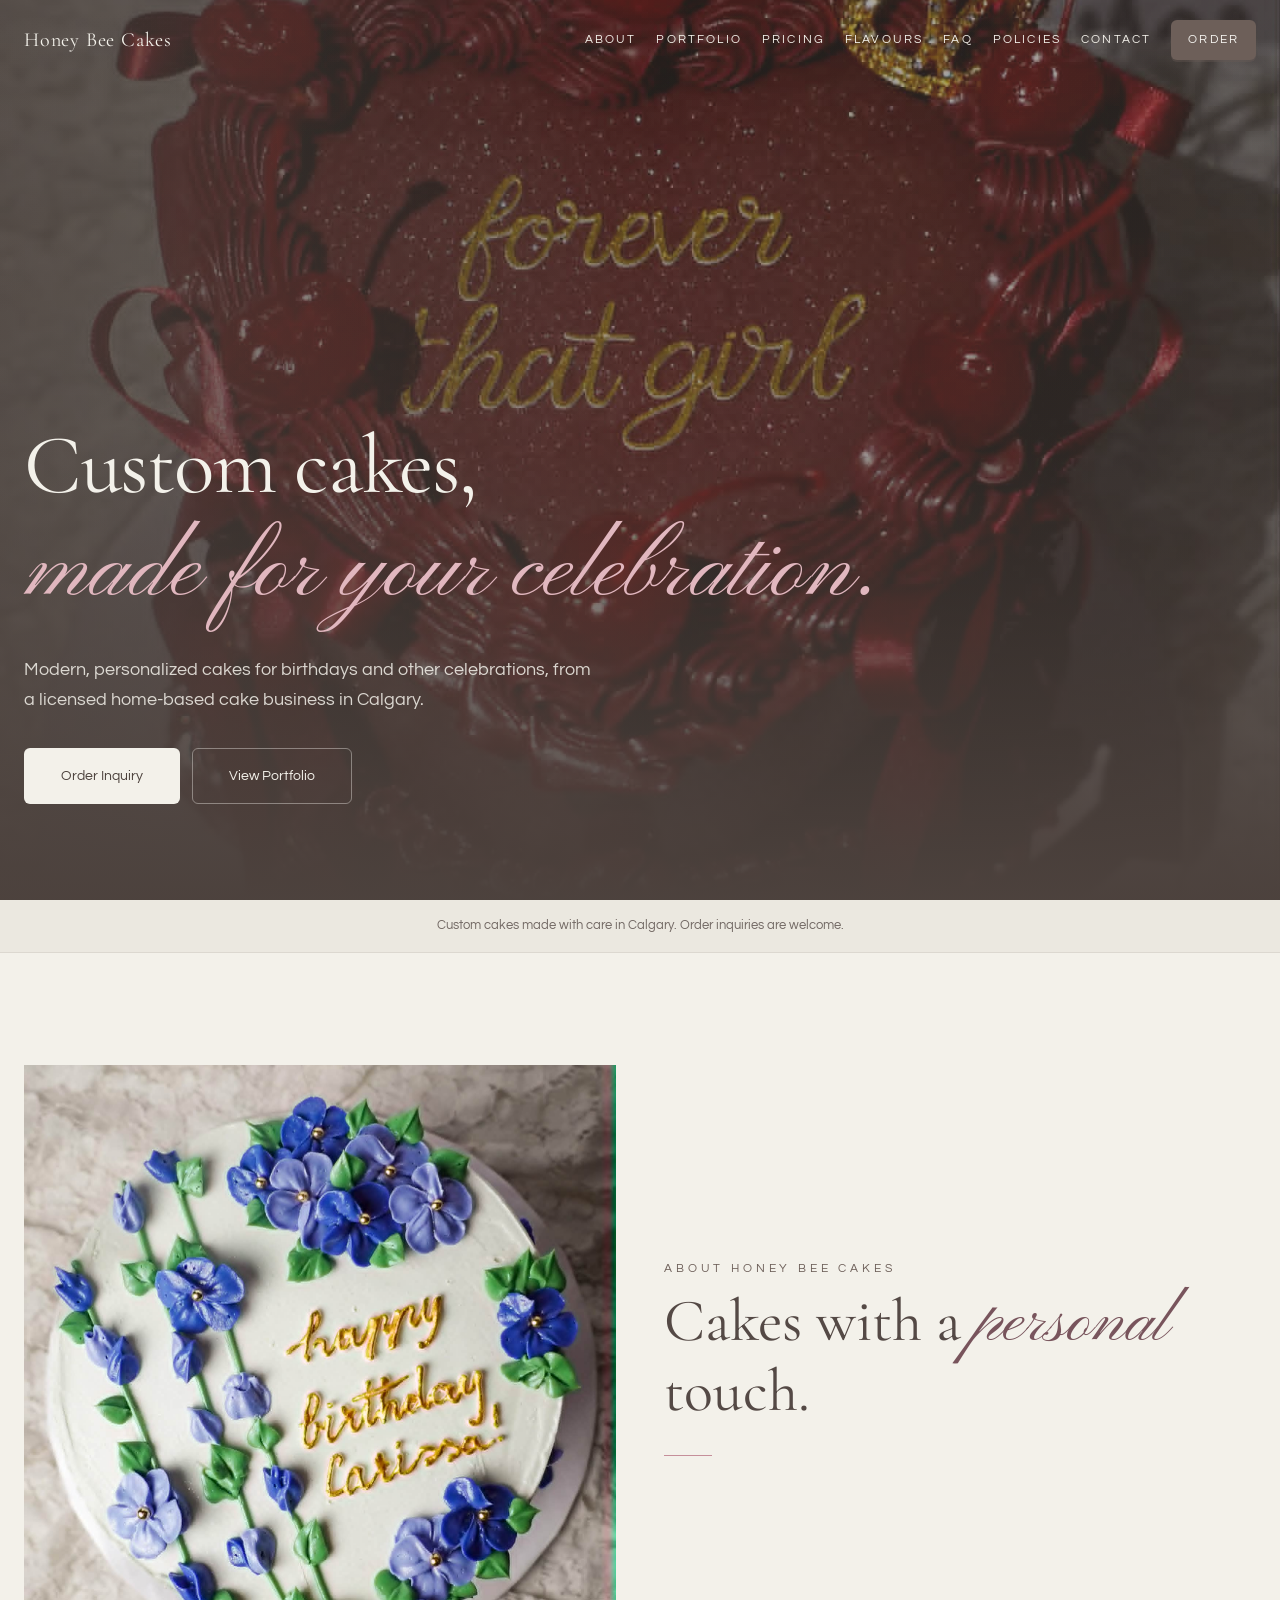
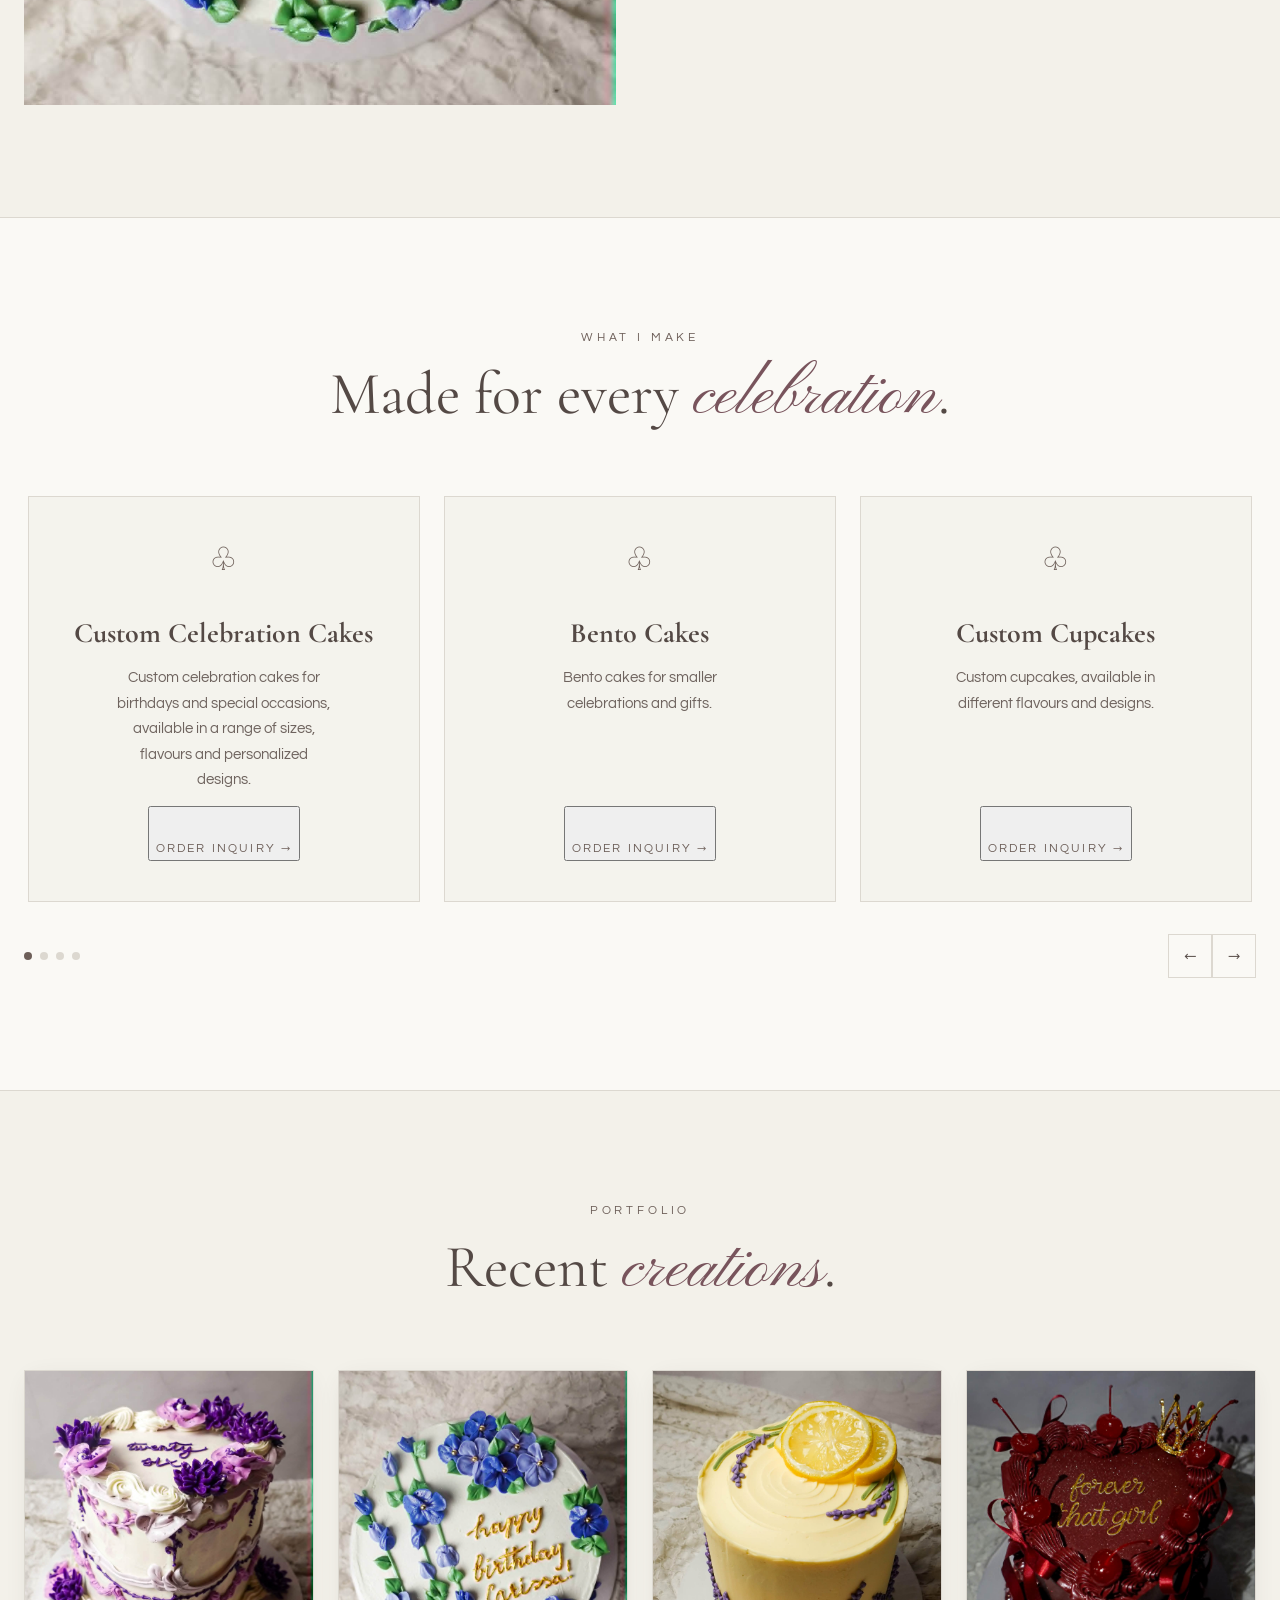
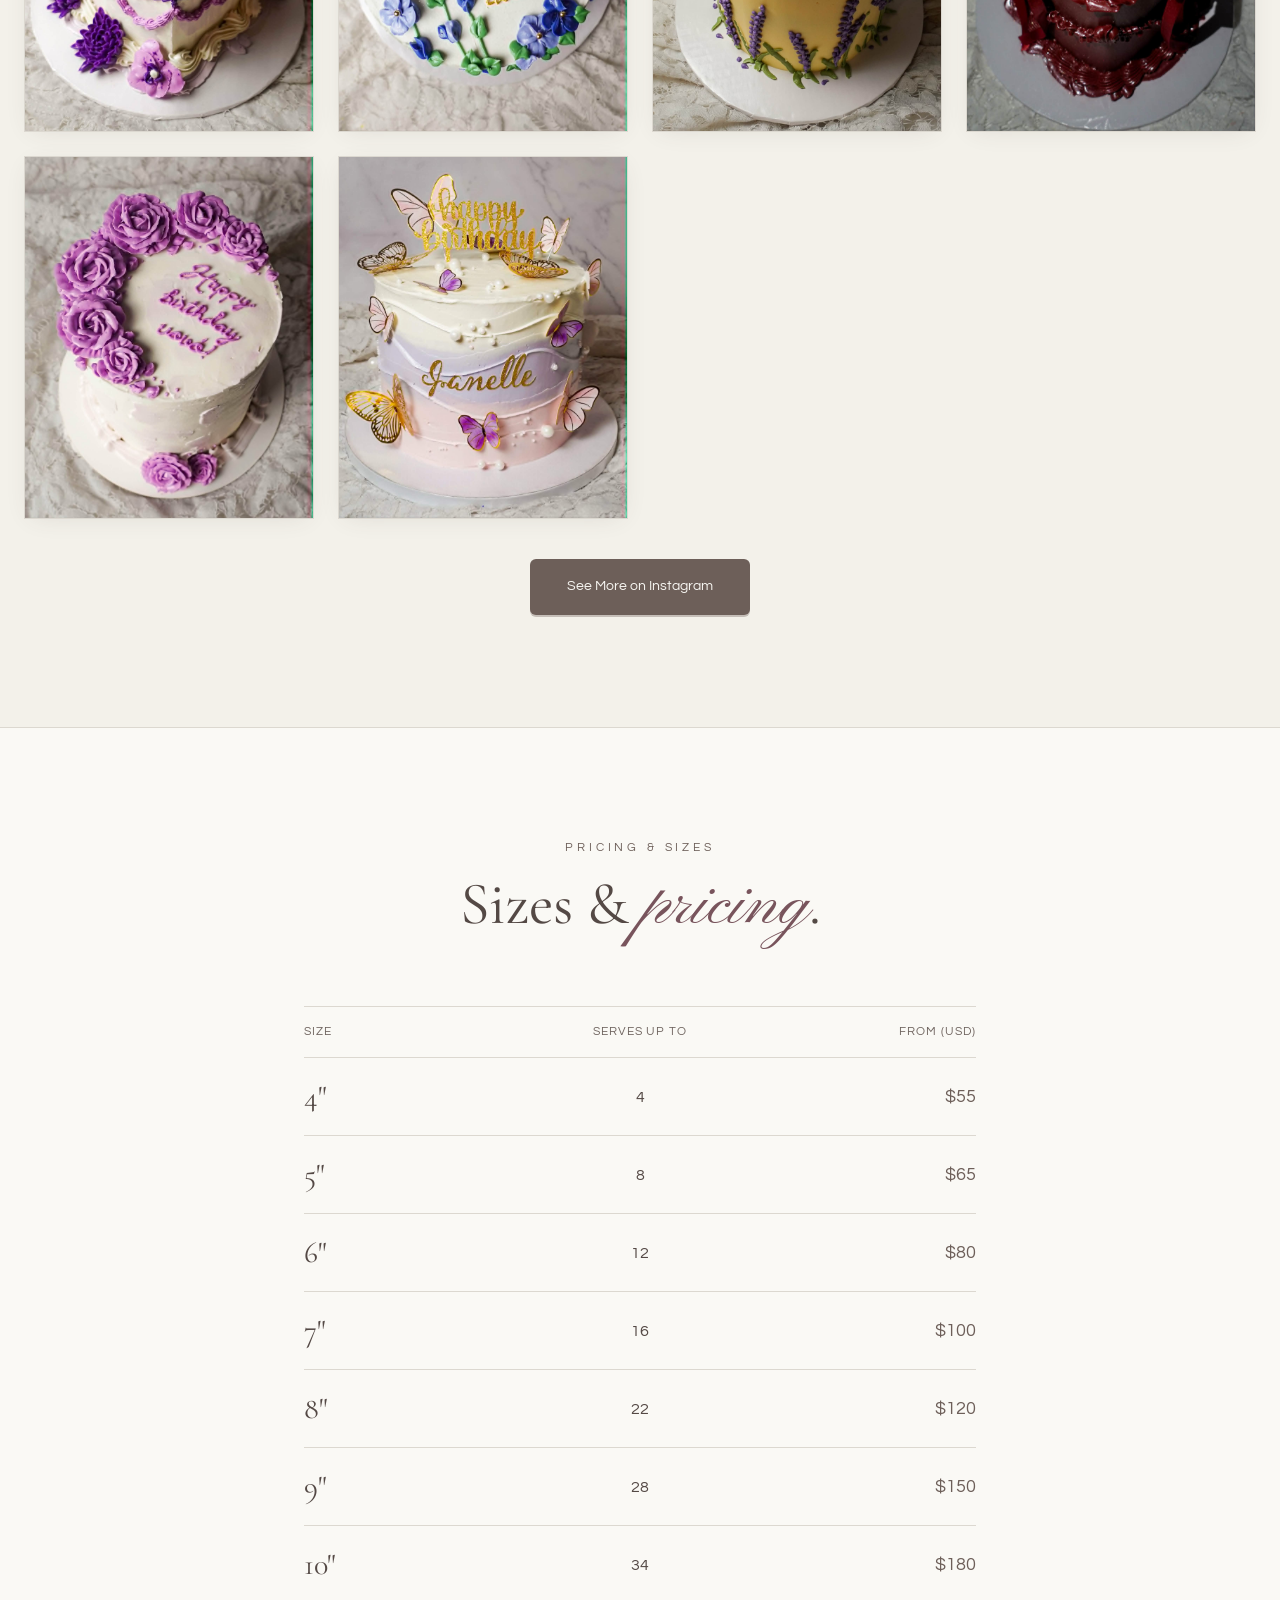
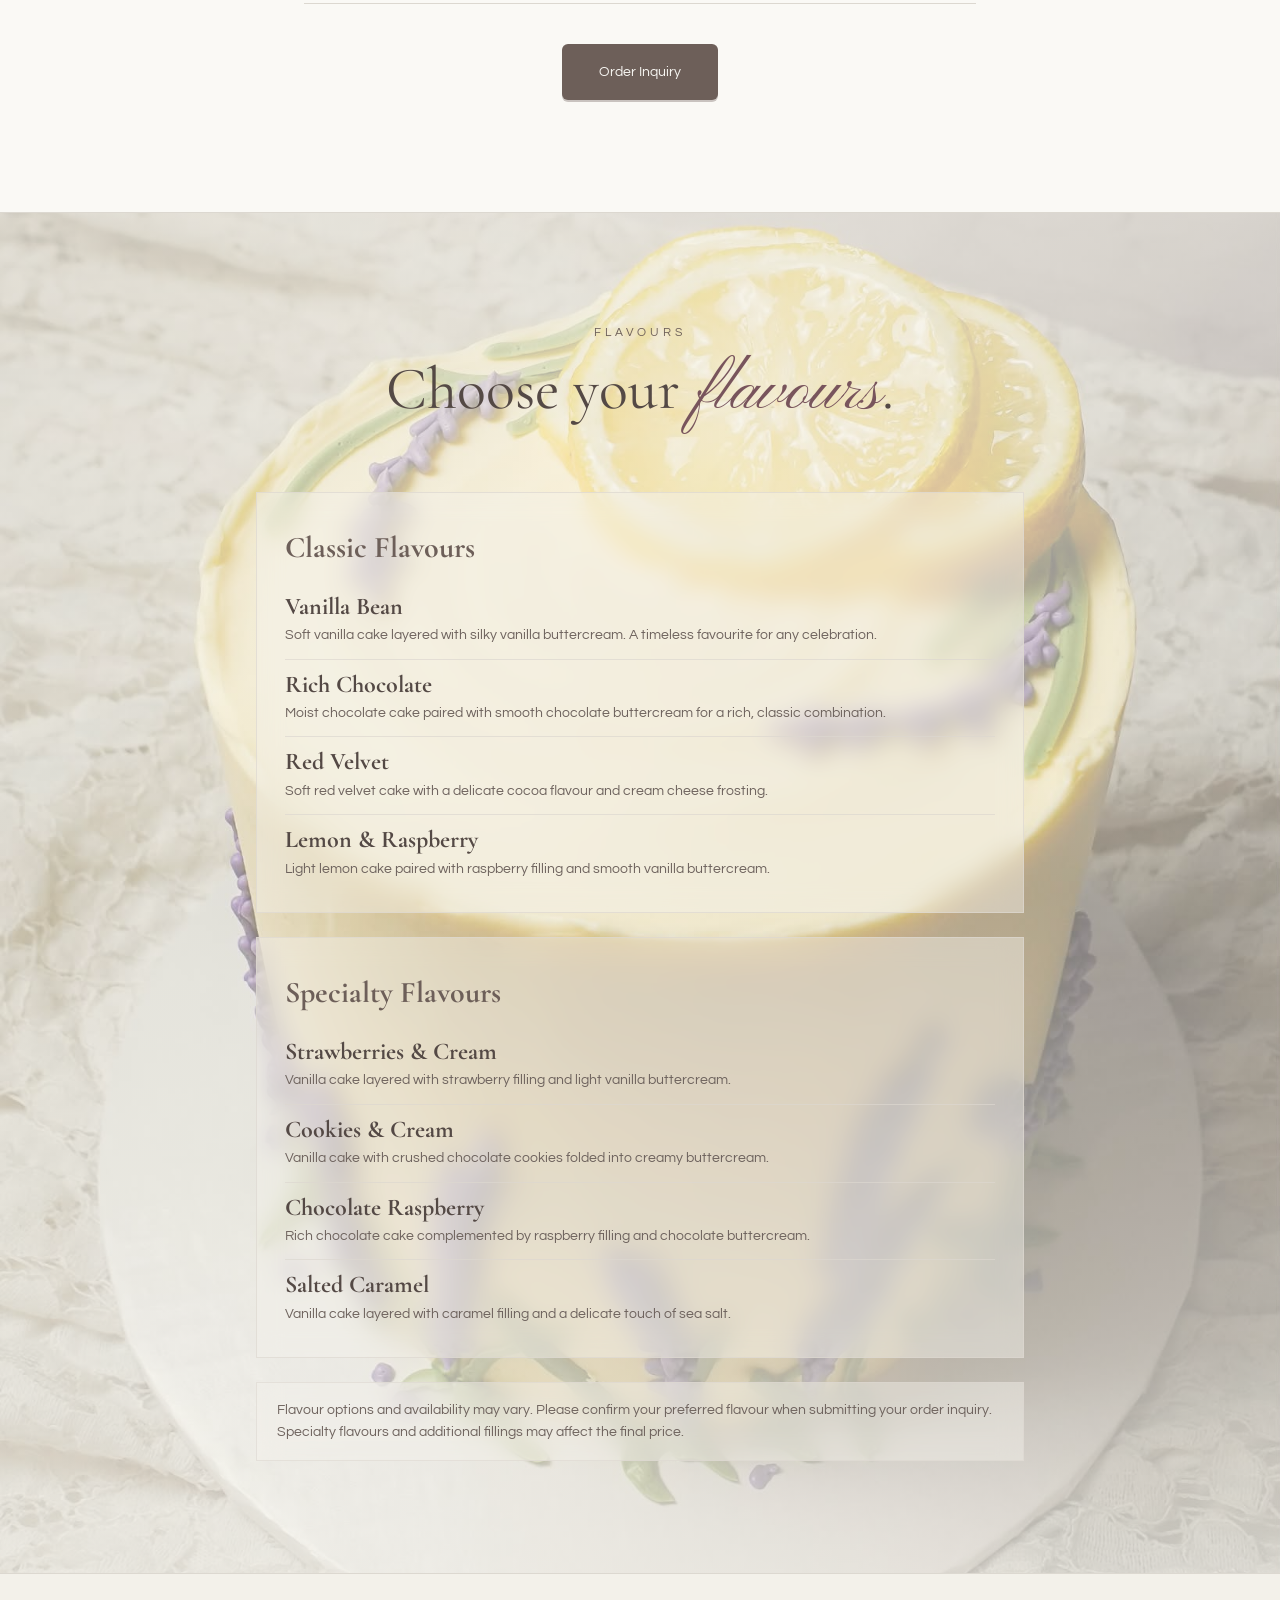
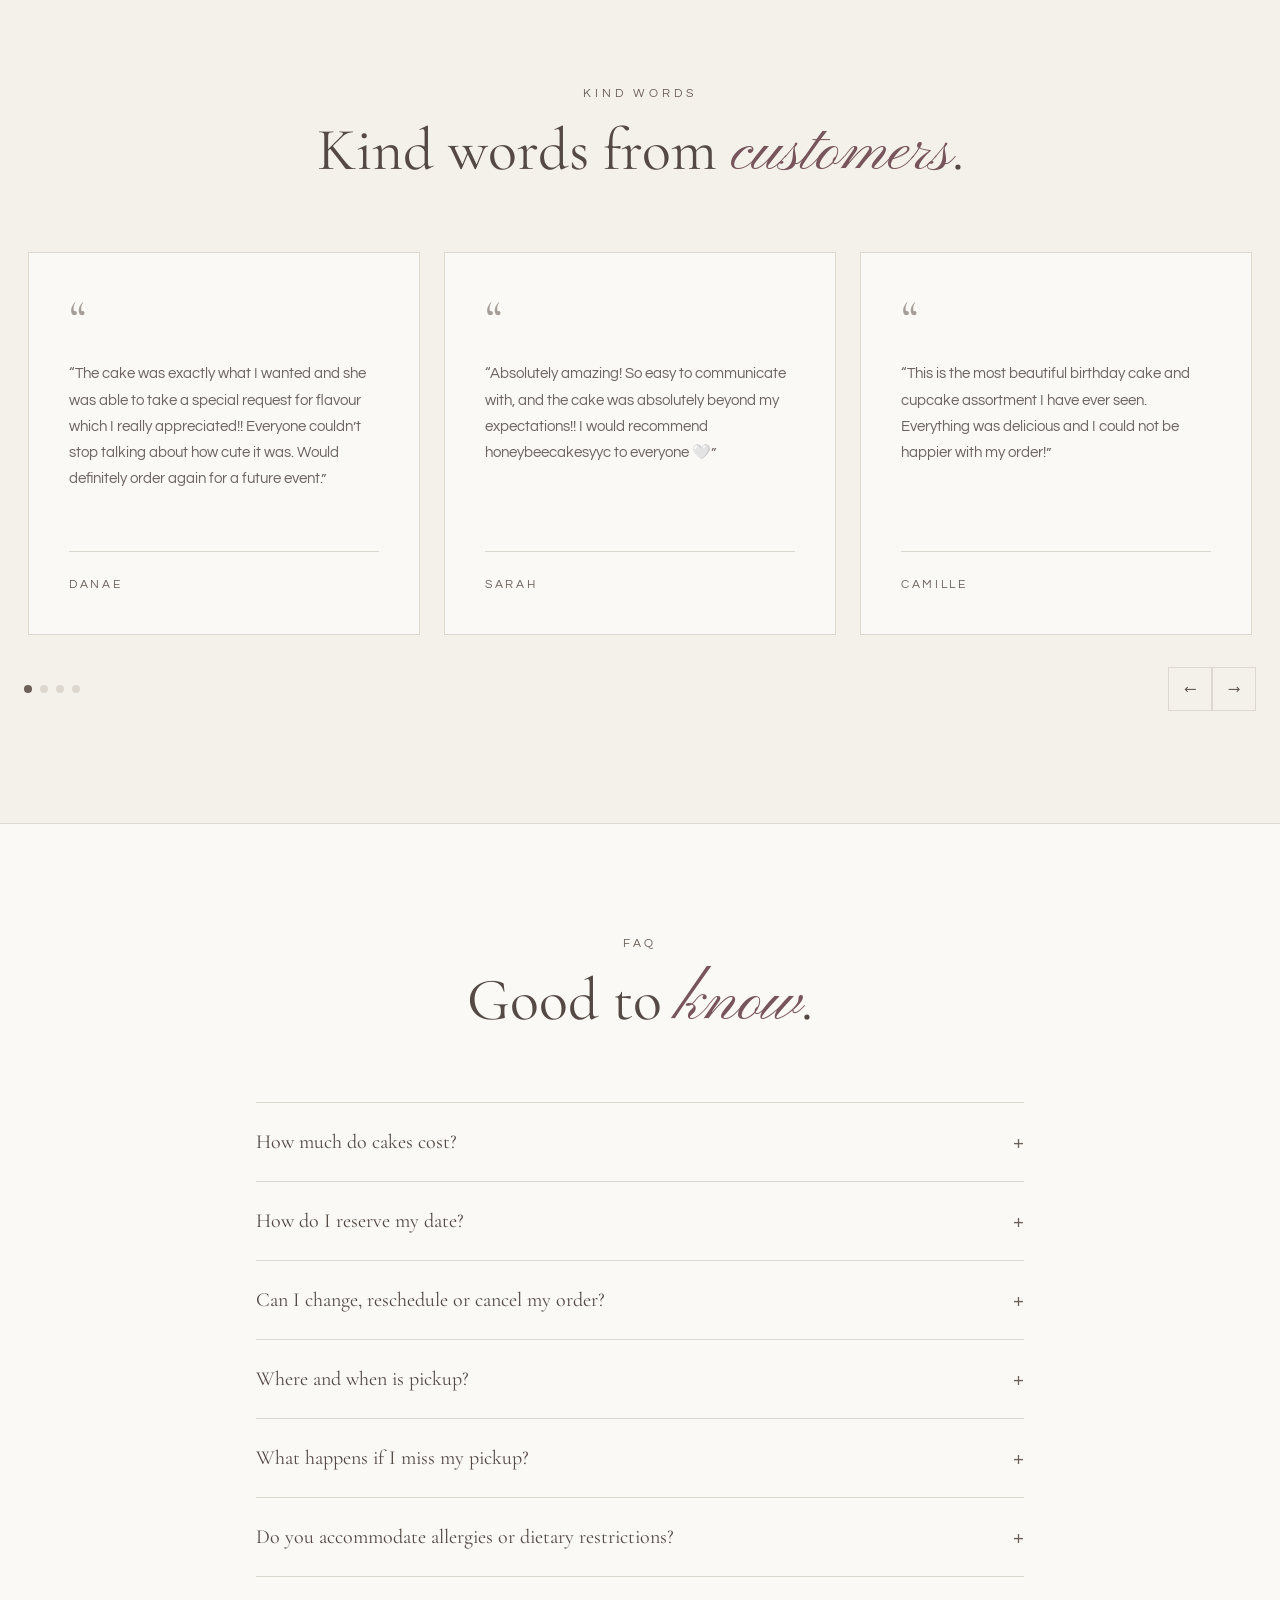
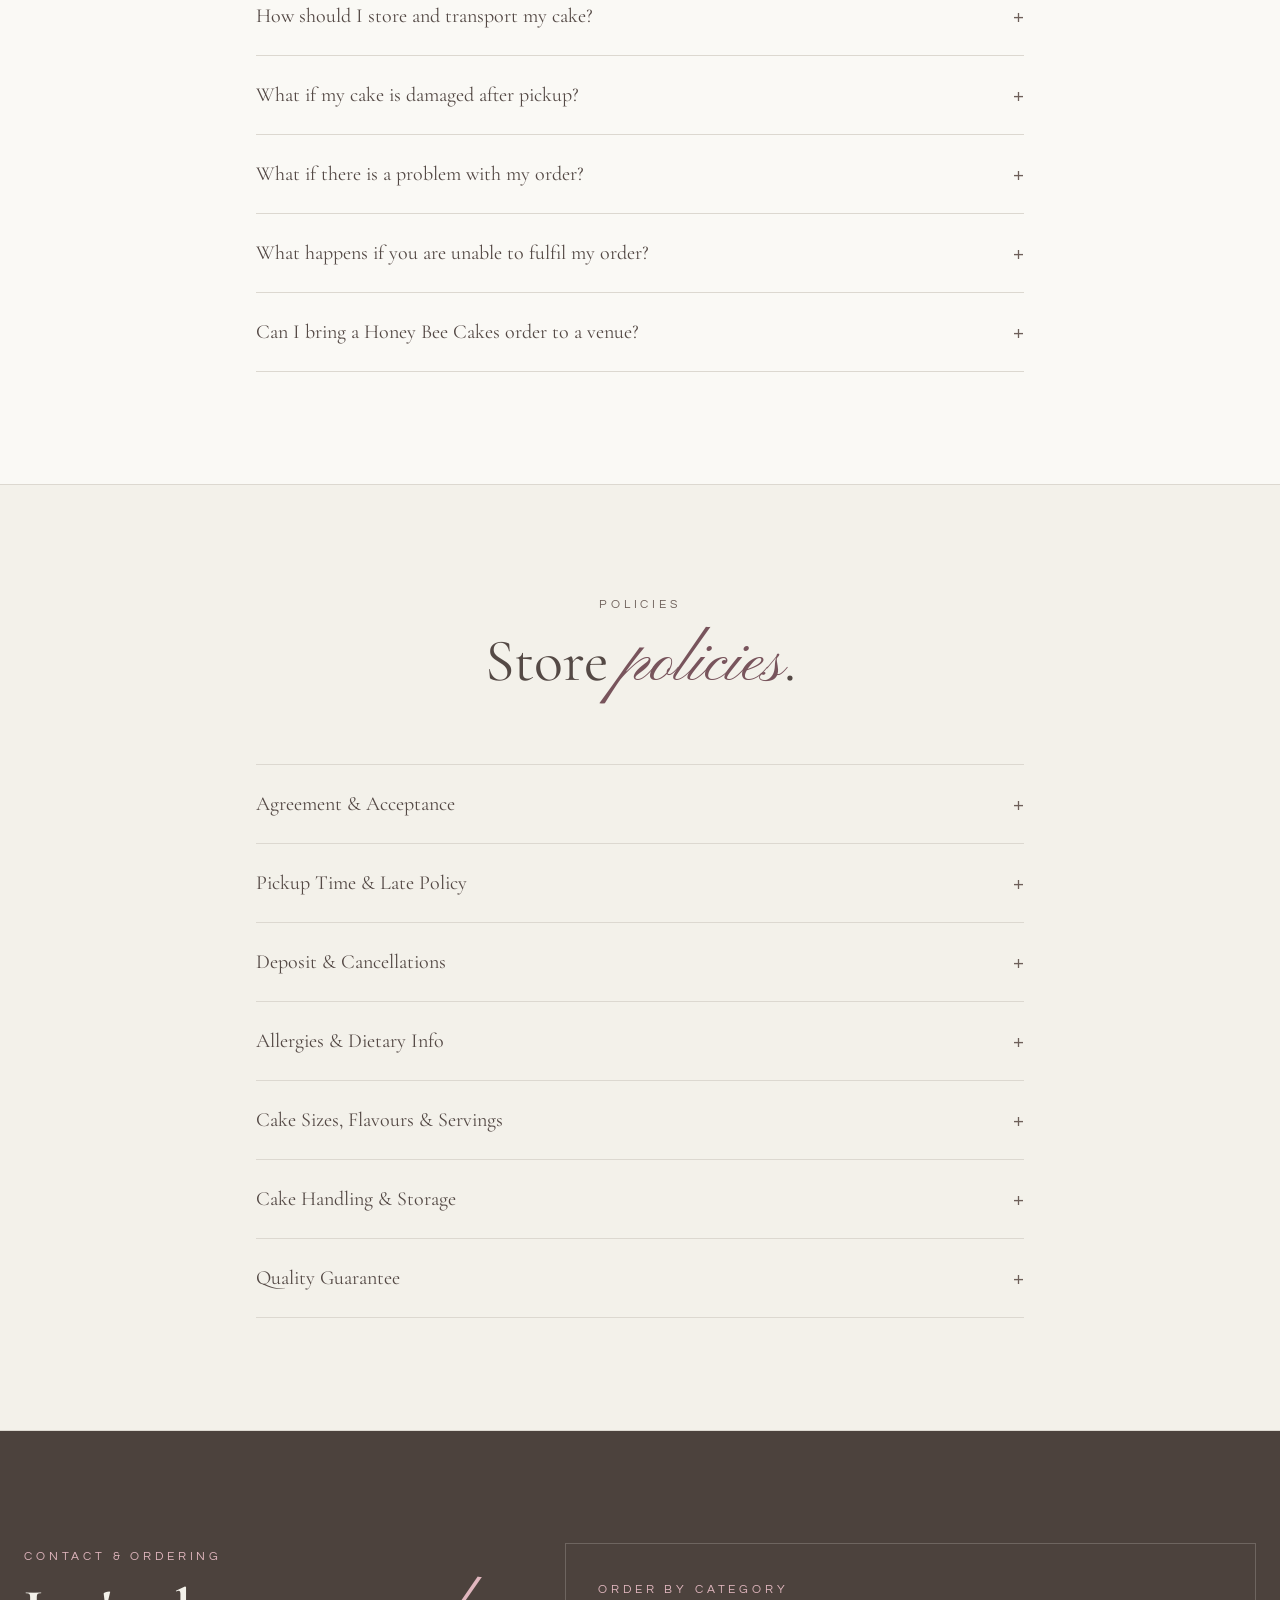
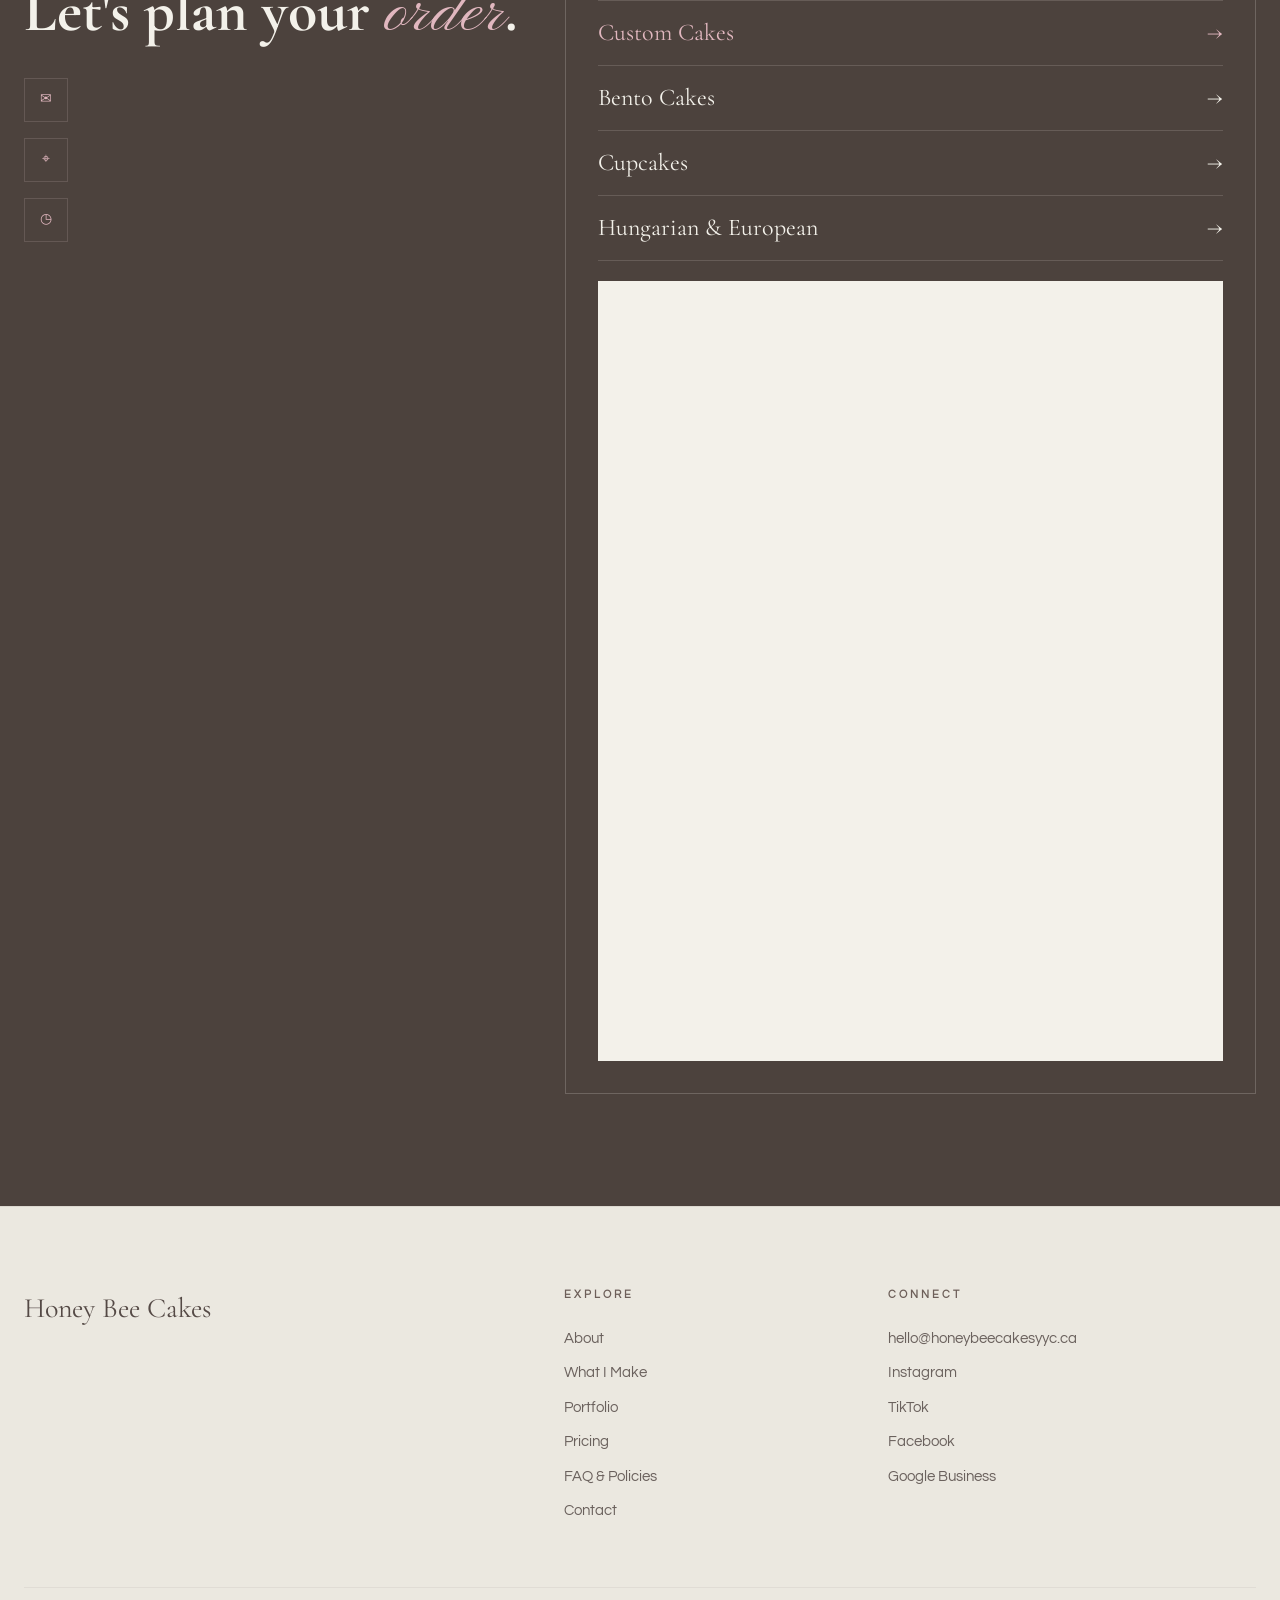
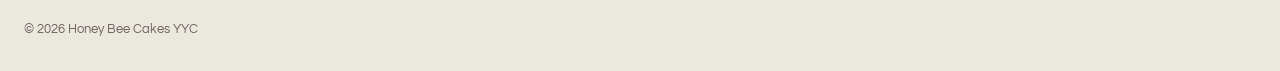
<file: index.html>
<!doctype html>
<html lang="en">
<head>
<meta charset="utf-8">
<meta name="viewport" content="width=device-width,initial-scale=1">
<meta name="theme-color" content="#F3F1EA">
<title>Honey Bee Cakes YYC — Custom Cakes in Calgary</title>
<meta name="description" content="Licensed home-based custom cake business in Calgary. Modern, personalized celebration cakes, bento cakes, cupcakes and Hungarian & European cakes. Pickup in Erlton, Calgary SW.">
<link rel="preconnect" href="https://fonts.googleapis.com">
<link rel="preconnect" href="https://fonts.gstatic.com" crossorigin>
<link href="https://fonts.googleapis.com/css2?family=Cormorant+Garamond:ital,wght@0,400;0,500;0,600;1,400;1,500&family=Pinyon+Script&family=Questrial&display=swap" rel="stylesheet">
<style>
:root{
 --background:47 27.3% 93.5%;--foreground:18 10% 30%;--card:47 30% 97%;--primary:18 10.1% 38.8%;
 --primary-foreground:47 26% 96%;--secondary:45 20% 90%;--muted:45 18% 89%;--muted-foreground:18 8% 40%;
 --accent:347.8 31.8% 66.7%;--heading-accent:347 18% 40%;--border:40 14% 84%;--noir:18 11% 27%;
 --noir-soft:18 9% 36%;--brass:348 34% 67%;--brass-light:348 42% 80%;--cream:var(--background);
 --font-display:"Cormorant Garamond",serif;--font-body:"Questrial",sans-serif;--font-accent:"Pinyon Script",cursive;
 --shadow-soft:0 4px 24px -8px hsl(var(--noir)/.14);--shadow-noir:0 24px 60px -20px hsl(var(--noir)/.4);
}
*{box-sizing:border-box}html{scroll-behavior:smooth}body{margin:0;background:hsl(var(--background));color:hsl(var(--foreground));font-family:var(--font-body);font-size:16px;line-height:1.5}
a{color:inherit;text-decoration:none}button,input,textarea,select{font:inherit}button{color:inherit}.container-wide{width:100%;max-width:80rem;margin:auto;padding-left:1.5rem;padding-right:1.5rem}
.font-display{font-family:var(--font-display)}.font-body{font-family:var(--font-body)}.eyebrow{font-family:var(--font-body);font-size:.75rem;line-height:1rem;font-weight:500;text-transform:uppercase;letter-spacing:.32em}
h1,h2,h3,h4,p{margin-top:0}h1 em,h2 em{font-family:var(--font-accent)!important;font-style:normal!important;font-weight:400;font-size:1.12em;letter-spacing:0}h2 em{color:hsl(var(--heading-accent))}h2 em{color:hsl(var(--heading-accent))}
.brass-rule{display:block;height:1px;width:3rem;background:hsl(var(--accent))}.section{scroll-margin-top:6rem}.section-pad{padding:5rem 0}.bg-card{background:hsl(var(--card))}.bg-background{background:hsl(var(--background))}.surface-noir{background:hsl(var(--noir));color:hsl(var(--cream))}
.text-primary{color:hsl(var(--primary))}.muted{color:hsl(var(--muted-foreground))}.border-top{border-top:1px solid hsl(var(--border))}
.btn{display:inline-flex;align-items:center;justify-content:center;gap:.5rem;height:3.5rem;padding:0 2.25rem;border-radius:.375rem;font-family:var(--font-body);font-size:.875rem;font-weight:500;border:1px solid transparent;transition:.3s ease;cursor:pointer}
.btn-primary{background:hsl(var(--primary));color:hsl(var(--primary-foreground));box-shadow:0 2px 0 0 hsl(var(--primary)/.35)}.btn-primary:hover{transform:translateY(-2px);box-shadow:0 10px 28px -10px hsl(var(--primary)/.7)}
.btn-cream{background:hsl(var(--cream));color:hsl(var(--noir))}.btn-outline-light{background:transparent;border-color:hsl(var(--cream)/.4);color:hsl(var(--cream))}
.clone-header{position:fixed;z-index:50;inset:0 0 auto;height:4rem;transition:.5s;border-bottom:1px solid transparent;color:hsl(var(--cream))}
.clone-header.scrolled{background:hsl(var(--background)/.95);backdrop-filter:blur(16px);border-color:hsl(var(--border));color:hsl(var(--foreground))}
.clone-nav{height:4rem;display:flex;align-items:center;justify-content:space-between}.wordmark{font-family:var(--font-display);font-size:1.25rem;letter-spacing:.04em;white-space:nowrap}.desktop-nav{display:none;align-items:center;gap:1.25rem;margin-left:auto}
.nav-link{font-size:.75rem;letter-spacing:.18em;text-transform:uppercase;cursor:pointer}.menu-btn{display:grid;width:2.75rem;height:2.75rem;place-items:center;border:0;background:none;color:inherit;cursor:pointer}.mobile-panel{display:none;position:absolute;top:4rem;left:0;right:0;padding:1.5rem;background:hsl(var(--background)/.98);color:hsl(var(--foreground));border-bottom:1px solid hsl(var(--border))}.mobile-panel.open{display:grid;gap:1rem}.mobile-panel a{font-size:.75rem;letter-spacing:.18em;text-transform:uppercase}
.hero{position:relative;display:flex;align-items:flex-end;width:100%;overflow:hidden;min-height:100svh;background:hsl(var(--noir))}.hero-image{position:absolute;inset:0;width:100%;height:100%;object-fit:cover;object-position:center 40%}.hero-overlay-a{position:absolute;inset:0;background:hsl(var(--noir)/.2)}.hero-overlay-b{position:absolute;inset:0;background:linear-gradient(90deg,hsl(var(--noir)/.75),hsl(var(--noir)/.3),hsl(var(--noir)/.4))}.hero-overlay-c{position:absolute;inset:0;background:linear-gradient(0deg,hsl(var(--noir)),hsl(var(--noir)/.2),transparent)}
.hero-inner{position:relative;z-index:2;width:100%;padding:6rem 0 3.5rem}.hero-copybox{max-width:56rem;text-align:center}.hero h1{font-family:var(--font-display);color:hsl(var(--cream));font-size:2.5rem;line-height:1.22;letter-spacing:-.015em;font-weight:400;margin-bottom:0}.hero h1 em{display:block;color:hsl(var(--brass-light))}
.hero p{max-width:36rem;margin:1.5rem auto 0;color:hsl(var(--cream)/.85);font-size:1rem;line-height:1.7}.hero-actions{display:flex;flex-direction:column;gap:.75rem;margin-top:2rem}.hero-actions .btn{width:100%}
.announcement{background:hsl(var(--secondary));border-bottom:1px solid hsl(var(--border))}.announcement-inner{padding:1rem 0;display:flex;justify-content:center;text-align:center}.announcement p{margin:0;font-size:.8125rem;color:hsl(var(--foreground)/.8)}
.about-grid{display:grid;gap:2.5rem;align-items:stretch}.about-photo{position:relative;aspect-ratio:4/5;overflow:hidden;background:hsl(var(--secondary))}.about-photo img{position:absolute;inset:0;width:100%;height:100%;object-fit:cover}.about-copy{display:flex;flex-direction:column;justify-content:center}.section-label{display:block;color:hsl(var(--primary))}.section-title{font-family:var(--font-display);font-weight:400;font-size:2.25rem;line-height:1.05;margin:.75rem 0 0}.body-copy{color:hsl(var(--muted-foreground));font-size:1rem;line-height:1.75}.body-copy p+p{margin-top:1.25rem}
.center-head{max-width:48rem;margin:0 auto 3rem;text-align:center}.center-head .section-label{margin-bottom:1rem}.center-head .section-title{margin:0}.center-head p{margin:1.5rem auto 0;color:hsl(var(--muted-foreground));font-weight:300;line-height:1.75}
.scroller-wrap{position:relative}.scroller{display:flex;overflow-x:auto;scroll-snap-type:x mandatory;scrollbar-width:none;margin:0 -.5rem}.scroller::-webkit-scrollbar{display:none}.slide{flex:0 0 100%;padding:0 .5rem;scroll-snap-align:start}
.service-card{position:relative;overflow:hidden;height:100%;min-height:22.5rem;display:flex;flex-direction:column;align-items:center;text-align:center;border:1px solid hsl(var(--border));background:hsl(var(--secondary)/.4);padding:2rem}.service-bg{position:absolute;inset:0;opacity:0;transition:.4s}.service-bg img{width:100%;height:100%;object-fit:cover}.service-bg:after{content:"";position:absolute;inset:0;background:linear-gradient(0deg,hsl(var(--noir)/.7),hsl(var(--noir)/.3),hsl(var(--noir)/.4))}
.service-card:hover .service-bg{opacity:1}.service-content{position:relative;z-index:1;display:flex;flex:1;flex-direction:column;align-items:center;width:100%}.service-icon{font-size:2rem;color:hsl(var(--primary))}.service-card:hover .service-content{color:hsl(var(--cream))}.service-card h3{font-family:var(--font-display);font-size:1.75rem;line-height:1.15;margin:2rem 0 0}.service-card p{max-width:28ch;margin:1rem auto 0;color:hsl(var(--muted-foreground));font-size:.9375rem;line-height:1.7}.service-card:hover p{color:hsl(var(--cream)/.9)}.service-order{margin-top:auto;padding-top:2rem;font-size:.75rem;letter-spacing:.18em;text-transform:uppercase;color:hsl(var(--primary))}
.carousel-controls{display:flex;align-items:center;justify-content:space-between;margin-top:2rem}.dots{display:flex;gap:.5rem}.dot{width:.5rem;height:.5rem;border-radius:999px;background:hsl(var(--border));border:0;padding:0}.dot.active{background:hsl(var(--primary))}.arrow-btn{width:2.75rem;height:2.75rem;border:1px solid hsl(var(--border));background:transparent;cursor:pointer}
.portfolio-grid{display:grid;grid-template-columns:repeat(2,minmax(0,1fr));gap:.75rem}.portfolio-card{position:relative;aspect-ratio:4/5;overflow:hidden;background:hsl(var(--secondary));border:1px solid hsl(var(--border));box-shadow:var(--shadow-soft)}.portfolio-card img{position:absolute;inset:0;width:100%;height:100%;object-fit:cover;transition:.7s}.portfolio-card:hover img{transform:scale(1.05)}
.pricing-box{max-width:42rem;margin:2.5rem auto 0;border-top:1px solid hsl(var(--border))}.pricing-row{display:grid;grid-template-columns:repeat(3,1fr);align-items:center;padding:1rem 0;border-bottom:1px solid hsl(var(--border))}.pricing-head{font-size:.75rem;letter-spacing:.08em;text-transform:uppercase;color:hsl(var(--muted-foreground))}.pricing-row span:nth-child(2){text-align:center}.pricing-row span:nth-child(3){text-align:right}.pricing-size{font-family:var(--font-display);font-size:1.5rem}.pricing-price{color:hsl(var(--primary));font-size:1.125rem}
.flavour-section{position:relative;overflow:hidden}.flavour-bg{position:absolute;inset:0}.flavour-bg img{width:100%;height:100%;object-fit:cover}.flavour-bg:after{content:"";position:absolute;inset:0;background:linear-gradient(180deg,hsl(var(--background)/.76),hsl(var(--background)/.52),hsl(var(--background)/.78))}
.flavour-content{position:relative}.flavour-boxes{max-width:48rem;margin:auto;display:flex;flex-direction:column;gap:1.5rem}.flavour-box{border:1px solid hsl(var(--border)/.7);background:hsl(var(--background)/.45);backdrop-filter:blur(12px);padding:1.5rem 1.25rem}.flavour-box h3{font-family:var(--font-display);font-size:1.875rem;color:hsl(var(--primary));margin:0}.flavour-box ul{list-style:none;margin:.75rem 0 0;padding:0}.flavour-box li{padding:.75rem 0;border-bottom:1px solid hsl(var(--border)/.7)}.flavour-box li:last-child{border-bottom:0;padding-bottom:0}.flavour-box h4{font-family:var(--font-display);font-size:1.5rem;line-height:1.1;margin:0}.flavour-box p{margin:.25rem 0 0;font-size:.875rem;line-height:1.6;color:hsl(var(--muted-foreground))}
.flavour-note{max-width:48rem;margin:1.5rem auto 0;border:1px solid hsl(var(--border)/.6);background:hsl(var(--background)/.45);backdrop-filter:blur(12px);padding:1rem 1.25rem;font-size:.875rem;line-height:1.6;color:hsl(var(--muted-foreground))}
.review-card{height:100%;background:hsl(var(--card));border:1px solid hsl(var(--border));padding:2rem;display:flex;flex-direction:column}.quote-mark{font-family:var(--font-display);font-size:3.25rem;line-height:1;color:hsl(var(--primary)/.6)}.review-card blockquote{margin:1rem 0 0;color:hsl(var(--foreground)/.85);line-height:1.75;font-size:.9375rem;flex:1}.review-author{margin-top:2rem;padding-top:1.5rem;border-top:1px solid hsl(var(--border));font-size:.75rem;letter-spacing:.22em;text-transform:uppercase;color:hsl(var(--muted-foreground))}
.details-list{border-top:1px solid hsl(var(--border))}.details-list details{border-bottom:1px solid hsl(var(--border))}.details-list summary{display:flex;align-items:center;justify-content:space-between;gap:1.5rem;padding:1.25rem 0;cursor:pointer;list-style:none;font-family:var(--font-display);font-size:1.125rem}.details-list summary::-webkit-details-marker{display:none}.details-list .plus{font-family:var(--font-body);color:hsl(var(--primary));transition:.3s}.details-list details[open] .plus{transform:rotate(45deg)}.details-answer{padding:0 2rem 1.5rem 0;color:hsl(var(--muted-foreground));font-weight:300;line-height:1.7;font-size:.9375rem}.details-answer p{margin:0 0 .75rem}.details-answer p:last-child{margin-bottom:0}
.faq-layout,.policies-layout{max-width:48rem;margin:auto}.contact-grid{display:grid;gap:3rem}.contact-title{font-family:var(--font-display);font-size:2.25rem;line-height:1.05;color:hsl(var(--cream));margin:.75rem 0 0}.contact-copy{margin:1.25rem 0 0;color:hsl(var(--cream)/.8);line-height:1.7;max-width:28rem}
.contact-lines{margin-top:1.75rem;display:grid;gap:1rem}.contact-line{display:flex;align-items:flex-start;gap:1rem;color:hsl(var(--cream)/.9);font-size:.875rem}.contact-icon{width:2.75rem;height:2.75rem;flex:0 0 auto;border:1px solid hsl(var(--noir-soft));display:grid;place-items:center;color:hsl(var(--brass-light))}
.order-panel{border:1px solid hsl(var(--cream)/.2);padding:1.25rem}.order-panel .eyebrow{color:hsl(var(--brass-light));margin-bottom:1rem}.order-buttons{border-top:1px solid hsl(var(--cream)/.15);border-bottom:1px solid hsl(var(--cream)/.15)}.order-choice{width:100%;display:flex;align-items:center;justify-content:space-between;gap:1rem;padding:.875rem 0;border:0;border-bottom:1px solid hsl(var(--cream)/.15);background:none;color:hsl(var(--cream));font-family:var(--font-display);font-size:1.25rem;text-align:left;cursor:pointer}.order-choice:last-child{border-bottom:0}.order-choice:hover,.order-choice.active{color:hsl(var(--brass-light))}.order-frame-wrap{margin-top:1.25rem;background:hsl(var(--background));min-height:0}.order-frame{display:none;width:100%;height:780px;border:0}.order-placeholder{display:none;padding:1.5rem;color:hsl(var(--muted-foreground));background:hsl(var(--background))}
.footer{background:hsl(var(--secondary));border-top:1px solid hsl(var(--border));padding:4rem 0 2rem}.footer-grid{display:grid;gap:3rem}.footer-brand{font-family:var(--font-display);font-size:1.75rem}.footer h4{font-size:.6875rem;letter-spacing:.28em;text-transform:uppercase;color:hsl(var(--primary));margin:0 0 1.5rem}.footer ul{list-style:none;margin:0;padding:0;display:grid;gap:.75rem}.footer li,.footer p,.footer a{font-size:.9375rem;color:hsl(var(--foreground)/.85)}.footer-copy{max-width:24rem;margin-top:1.5rem;color:hsl(var(--muted-foreground))!important;line-height:1.7}.footer-bottom{margin-top:4rem;padding-top:2rem;border-top:1px solid hsl(var(--border)/.7);font-size:.8125rem;color:hsl(var(--muted-foreground))}
@media(min-width:640px){.hero-copybox{text-align:left}.hero p{margin-left:0;margin-right:0}.hero-actions{flex-direction:row;flex-wrap:wrap}.hero-actions .btn{width:auto}.hero h1{font-size:3.25rem}}
@media(min-width:768px){.clone-header,.clone-nav{height:5rem}.mobile-panel{top:5rem}.section-pad{padding:7rem 0}.hero-inner{padding-bottom:5rem}.hero h1{font-size:4.5rem}.hero p{font-size:1.125rem}.about-grid{grid-template-columns:repeat(2,minmax(0,1fr));gap:3rem;min-height:35rem}.about-photo{aspect-ratio:auto;height:100%}.about-copy{padding:2rem 0}.section-title{font-size:3rem}.center-head{margin-bottom:4rem}.slide{flex-basis:50%;padding:0 .75rem}.service-card{min-height:25rem;padding:2.5rem}.portfolio-grid{gap:1.25rem}.pricing-size{font-size:1.875rem}.flavour-box{padding:2rem 1.75rem}.review-card{padding:2.5rem}.details-list summary{padding:1.5rem 0;font-size:1.25rem}.contact-title{font-size:3rem}.order-panel{padding:2rem}.footer{padding-top:5rem}.footer-grid{grid-template-columns:repeat(12,1fr);gap:4rem}.footer-about{grid-column:span 5}.footer-nav{grid-column:span 3}.footer-connect{grid-column:span 4}}
@media(min-width:1024px){.hero{min-height:max(720px,100svh)}.hero-inner{padding-bottom:6rem}.hero h1{font-size:5.25rem}.section-title,.contact-title{font-size:3.75rem}.about-grid{min-height:40rem}.slide{flex-basis:33.3333%}.service-card{min-height:25rem}.portfolio-grid{grid-template-columns:repeat(4,minmax(0,1fr));gap:1.5rem}.contact-grid{grid-template-columns:5fr 7fr;align-items:start}.order-choice{font-size:1.5rem}}
@media(min-width:1100px){.desktop-nav{display:flex}.menu-btn{display:none}}
</style>
</head>
<body>
<header class="clone-header" id="site-header">
  <div class="container-wide clone-nav">
    <a href="#top" class="wordmark">Honey Bee Cakes</a>
    <nav class="desktop-nav">
      <a class="nav-link" href="#about" data-nav="about">About</a><a class="nav-link" href="#portfolio" data-nav="portfolio">Portfolio</a><a class="nav-link" href="#pricing" data-nav="pricing">Pricing</a><a class="nav-link" href="#flavours" data-nav="flavours">Flavours</a><a class="nav-link" href="#faq" data-nav="faq">FAQ</a><a class="nav-link" href="#policies" data-nav="policies">Policies</a><a class="nav-link" href="#contact" data-nav="contact">Contact</a><a class="btn btn-primary" style="height:2.5rem;padding:0 1rem;font-size:.75rem;letter-spacing:.18em;text-transform:uppercase" href="#contact" data-nav="order">Order</a>
    </nav>
    <button class="menu-btn" id="menu-btn" aria-label="Toggle menu">☰</button>
    <div class="mobile-panel" id="mobile-panel">
      <a href="#about">About</a><a href="#portfolio">Portfolio</a><a href="#pricing">Pricing</a><a href="#flavours">Flavours</a><a href="#faq">FAQ</a><a href="#policies">Policies</a><a href="#contact">Contact & Order</a>
    </div>
  </div>
</header>
<main id="top">
<section class="hero">
  <img id="hero-image" class="hero-image" src="/assets/uploads/2f88f55f-cb25-4e0a-83d4-69882c3e6a43.jpg" alt="Honey Bee Cakes custom cake">
  <div class="hero-overlay-a"></div><div class="hero-overlay-b"></div><div class="hero-overlay-c"></div>
  <div class="hero-inner"><div class="container-wide"><div class="hero-copybox">
    <h1><span id="hero-heading">Custom cakes,</span><em id="hero-accent">made for your celebration.</em></h1>
    <p id="hero-copy">Modern, personalized cakes for birthdays and other celebrations, from a licensed home-based cake business in Calgary.</p>
    <div class="hero-actions"><a class="btn btn-cream" id="hero-primary" href="#contact">Order Inquiry</a><a class="btn btn-outline-light" id="hero-secondary" href="#portfolio">View Portfolio</a></div>
  </div></div></div>
</section>
<div class="announcement"><div class="container-wide announcement-inner"><p id="announcement">Custom cakes made with care in Calgary. Order inquiries are welcome.</p></div></div>

<section class="section section-pad bg-background" id="about"><div class="container-wide"><div class="about-grid">
  <div class="about-photo"><img id="about-image" src="/assets/uploads/b925edf6-c69e-49e3-804e-1e5bb9ba1e97.jpg" alt="Honey Bee Cakes custom cake"></div>
  <div class="about-copy"><span class="eyebrow section-label" id="about-eyebrow">About Honey Bee Cakes</span><h2 class="section-title"><span id="about-heading">Cakes with a</span> <em id="about-accent">personal</em> <span id="about-heading-end">touch.</span></h2><span class="brass-rule" style="margin:2rem 0"></span><div class="body-copy"><p id="about-copy-1"></p><p id="about-copy-2"></p></div></div>
</div></div></section>

<section class="section section-pad bg-card border-top" id="services"><div class="container-wide">
  <div class="center-head"><span class="eyebrow section-label" id="services-eyebrow">What I Make</span><h2 class="section-title"><span id="services-heading">Made for every</span> <em id="services-accent">celebration</em><span id="services-heading-end">.</span></h2><p id="services-copy"></p></div>
  <div class="scroller-wrap"><div class="scroller" id="services-scroller"></div><div class="carousel-controls"><div class="dots" id="services-dots"></div><div><button class="arrow-btn" data-carousel="services" data-dir="-1" aria-label="Previous">←</button><button class="arrow-btn" data-carousel="services" data-dir="1" aria-label="Next">→</button></div></div></div>
</div></section>

<section class="section section-pad bg-background border-top" id="portfolio"><div class="container-wide">
  <div class="center-head"><span class="eyebrow section-label" id="portfolio-eyebrow">Portfolio</span><h2 class="section-title"><span id="portfolio-heading">Recent</span> <em id="portfolio-accent">creations</em><span id="portfolio-heading-end">.</span></h2><p id="portfolio-copy"></p></div>
  <div class="portfolio-grid" id="portfolio-grid"></div><div style="text-align:center;margin-top:2.5rem"><a id="portfolio-button" class="btn btn-primary" target="_blank" rel="noopener">See More on Instagram</a></div>
</div></section>

<section class="section section-pad bg-card border-top" id="pricing"><div class="container-wide">
  <div class="center-head"><span class="eyebrow section-label" id="pricing-eyebrow">Pricing & Sizes</span><h2 class="section-title"><span id="pricing-heading">Sizes &</span> <em id="pricing-accent">pricing</em><span id="pricing-heading-end">.</span></h2><p id="pricing-copy"></p></div>
  <div class="pricing-box"><div class="pricing-row pricing-head"><span>Size</span><span>Serves up to</span><span>From (USD)</span></div><div id="pricing-rows"></div></div>
  <div class="center-head" style="margin-top:2rem;margin-bottom:0"><p id="pricing-note"></p><div style="margin-top:2.5rem"><a class="btn btn-primary" id="pricing-button" href="#contact">Order Inquiry</a></div></div>
</div></section>

<section class="section section-pad bg-card border-top flavour-section" id="flavours"><div class="flavour-bg"><img id="flavour-bg-image" src="/assets/uploads/04cfe66f-8127-46d0-a797-72494efcafa8.jpg" alt=""></div><div class="container-wide flavour-content">
  <div class="center-head"><span class="eyebrow section-label" id="flavours-eyebrow">Flavours</span><h2 class="section-title"><span id="flavours-heading">Choose your</span> <em id="flavours-accent">flavours</em><span id="flavours-heading-end">.</span></h2><p id="flavours-copy"></p></div>
  <div class="flavour-boxes" id="flavour-boxes"></div><p class="flavour-note" id="flavour-note"></p>
</div></section>

<section class="section section-pad bg-background border-top" id="testimonials"><div class="container-wide">
  <div class="center-head"><span class="eyebrow section-label" id="testimonials-eyebrow">Kind Words</span><h2 class="section-title"><span id="testimonials-heading">Kind words from</span> <em id="testimonials-accent">customers</em><span id="testimonials-heading-end">.</span></h2><p id="testimonials-copy"></p></div>
  <div class="scroller-wrap"><div class="scroller" id="reviews-scroller"></div><div class="carousel-controls"><div class="dots" id="reviews-dots"></div><div><button class="arrow-btn" data-carousel="reviews" data-dir="-1" aria-label="Previous">←</button><button class="arrow-btn" data-carousel="reviews" data-dir="1" aria-label="Next">→</button></div></div></div>
</div></section>

<section class="section section-pad bg-card border-top" id="faq"><div class="container-wide"><div class="faq-layout">
  <div class="center-head"><span class="eyebrow section-label" id="faq-eyebrow">FAQ</span><h2 class="section-title"><span id="faq-heading">Good to</span> <em id="faq-accent">know</em><span id="faq-heading-end">.</span></h2><p id="faq-copy"></p></div><div class="details-list" id="faq-list"></div>
</div></div></section>

<section class="section section-pad bg-background border-top" id="policies"><div class="container-wide"><div class="policies-layout">
  <div class="center-head"><span class="eyebrow section-label" id="policies-eyebrow">Policies</span><h2 class="section-title"><span id="policies-heading">Store</span> <em id="policies-accent">policies</em><span id="policies-heading-end">.</span></h2><p id="policies-copy"></p></div><div class="details-list" id="policies-list"></div>
</div></div></section>

<section class="section section-pad surface-noir border-top" id="contact"><div class="container-wide"><div class="contact-grid">
  <div><span class="eyebrow" style="color:hsl(var(--brass-light))" id="contact-eyebrow">Contact & Ordering</span><h2 class="contact-title"><span id="contact-heading">Let's plan your</span> <em id="contact-accent" style="color:hsl(var(--brass-light))">order</em><span id="contact-heading-end">.</span></h2><p class="contact-copy" id="contact-copy"></p>
    <div class="contact-lines">
      <a class="contact-line" id="email-link"><span class="contact-icon">✉</span><span id="contact-email"></span></a>
      <div class="contact-line"><span class="contact-icon">⌖</span><span id="contact-location"></span></div>
      <div class="contact-line"><span class="contact-icon">◷</span><div><div><strong id="pickup-weekdays-label"></strong> <span id="pickup-weekdays"></span></div><div><strong id="pickup-weekends-label"></strong> <span id="pickup-weekends"></span></div><div id="pickup-closed"></div></div></div>
    </div>
  </div>
  <div class="order-panel"><span class="eyebrow" id="order-category-label">Order by Category</span><div class="order-buttons" id="order-buttons"></div><p style="margin:1.25rem 0 0;color:hsl(var(--cream)/.85);font-size:.875rem;line-height:1.6" id="order-note"></p><div class="order-frame-wrap"><iframe class="order-frame" id="order-frame" title="Honey Bee Cakes order form" loading="lazy"></iframe><div class="order-placeholder" id="order-placeholder">This order form is not connected yet.</div></div></div>
</div></div></section>
</main>

<footer class="footer"><div class="container-wide"><div class="footer-grid">
  <div class="footer-about"><div class="footer-brand">Honey Bee Cakes</div><p class="footer-copy" id="footer-copy"></p></div>
  <nav class="footer-nav"><h4 id="footer-explore">Explore</h4><ul><li><a href="#about">About</a></li><li><a href="#services">What I Make</a></li><li><a href="#portfolio">Portfolio</a></li><li><a href="#pricing">Pricing</a></li><li><a href="#faq">FAQ & Policies</a></li><li><a href="#contact">Contact</a></li></ul></nav>
  <div class="footer-connect"><h4 id="footer-connect">Connect</h4><ul><li><a id="footer-email"></a></li><li><a id="footer-instagram" target="_blank" rel="noopener">Instagram</a></li><li><a id="footer-tiktok" target="_blank" rel="noopener">TikTok</a></li><li><a id="footer-facebook" target="_blank" rel="noopener">Facebook</a></li><li><a id="footer-google" target="_blank" rel="noopener">Google Business</a></li></ul></div>
</div><div class="footer-bottom" id="footer-copyright">© 2026 Honey Bee Cakes YYC</div></div></footer>

<script>
const getJSON=async(p,f)=>{try{const r=await fetch(p,{cache:"no-store"});return r.ok?await r.json():f}catch{return f}};
const esc=s=>String(s??"").replace(/[&<>"']/g,m=>({"&":"&amp;","<":"&lt;",">":"&gt;",'"':"&quot;","'":"&#39;"}[m]));
const set=(id,v)=>{const e=document.getElementById(id);if(e&&v!==undefined&&v!==null)e.textContent=v};
const paragraphs=s=>String(s??"").split(/\n\s*\n/).filter(Boolean).map(p=>"<p>"+esc(p)+"</p>").join("");
(async()=>{
 const [text,images,services,gallery,pricing,menu,reviews,faq,policies,forms]=await Promise.all([
  getJSON("content/text.json",{}),getJSON("content/images.json",{}),getJSON("content/services.json",[]),getJSON("content/gallery.json",[]),getJSON("content/pricing.json",[]),getJSON("content/flavour_menu.json",{groups:[]}),getJSON("content/reviews.json",{items:[]}),getJSON("content/faq.json",[]),getJSON("content/policies.json",{sections:[]}),getJSON("content/order_forms.json",[])
 ]);
 const map=["hero_heading","hero_accent","hero_copy","announcement","about_eyebrow","about_heading","about_accent","about_heading_end","about_copy_1","about_copy_2","services_eyebrow","services_heading","services_accent","services_heading_end","services_copy","portfolio_eyebrow","portfolio_heading","portfolio_accent","portfolio_heading_end","portfolio_copy","pricing_eyebrow","pricing_heading","pricing_accent","pricing_heading_end","pricing_copy","pricing_note","pricing_button","flavours_eyebrow","flavours_heading","flavours_accent","flavours_heading_end","flavours_copy","testimonials_eyebrow","testimonials_heading","testimonials_accent","testimonials_heading_end","testimonials_copy","faq_eyebrow","faq_heading","faq_accent","faq_heading_end","faq_copy","policies_eyebrow","policies_heading","policies_accent","policies_heading_end","policies_copy","contact_eyebrow","contact_heading","contact_accent","contact_heading_end","contact_copy","contact_email","contact_location","pickup_weekdays_label","pickup_weekdays","pickup_weekends_label","pickup_weekends","pickup_closed","order_category_label","order_note","footer_copy","footer_explore","footer_connect","footer_copyright"];
 map.forEach(k=>set(k,text[k]));
 set("hero-primary",text.hero_primary_cta);set("hero-secondary",text.hero_secondary_cta);set("portfolio-button",text.portfolio_button);
 document.querySelectorAll("[data-nav]").forEach(a=>{const k="nav_"+a.dataset.nav;if(text[k])a.textContent=text[k]});
 if(images.hero_image)document.getElementById("hero-image").src=images.hero_image;if(images.about_image)document.getElementById("about-image").src=images.about_image;if(images.flavour_background)document.getElementById("flavour-bg-image").src=images.flavour_background;
 const sc=document.getElementById("services-scroller");sc.innerHTML=(Array.isArray(services)?services:[]).map((x,i)=>'<div class="slide"><article class="service-card"><div class="service-bg"><img src="'+esc(x.image||"")+'" alt=""></div><div class="service-content"><div class="service-icon">♧</div><h3>'+esc(x.title)+'</h3><p>'+esc(x.description)+'</p><button class="service-order" data-service-form="'+esc(x.form_title||"")+'">Order Inquiry →</button></div></article></div>').join("");
 const gg=document.getElementById("portfolio-grid");gg.innerHTML=(Array.isArray(gallery)?gallery:[]).slice(0,12).map(x=>'<button class="portfolio-card" type="button"><img src="'+esc(x.image)+'" alt="'+esc(x.alt||x.title||"Custom cake")+'" loading="lazy"></button>').join("");
 const pb=document.getElementById("portfolio-button");pb.href=text.instagram_url||"#";
 document.getElementById("pricing-rows").innerHTML=(Array.isArray(pricing)?pricing:[]).map(x=>'<div class="pricing-row"><span class="pricing-size">'+esc(x.size)+'</span><span>'+esc(x.servings)+'</span><span class="pricing-price">'+esc(x.price)+'</span></div>').join("");
 const fb=document.getElementById("flavour-boxes");fb.innerHTML=(menu.groups||[]).map(g=>'<section class="flavour-box"><h3>'+esc(g.title)+'</h3><ul>'+(g.items||[]).map(i=>'<li><h4>'+esc(i.name)+'</h4><p>'+esc(i.description)+'</p></li>').join("")+'</ul></section>').join("");set("flavour-note",menu.note);
 const rs=document.getElementById("reviews-scroller");rs.innerHTML=(reviews.items||[]).map(x=>'<div class="slide"><article class="review-card"><div class="quote-mark">“</div><blockquote>“'+esc(x.text)+'”</blockquote><div class="review-author">'+esc(x.author)+'</div></article></div>').join("");
 document.getElementById("faq-list").innerHTML=(faq||[]).map(x=>'<details><summary><span>'+esc(x.question)+'</span><span class="plus">+</span></summary><div class="details-answer">'+paragraphs(x.answer)+'</div></details>').join("");
 document.getElementById("policies-list").innerHTML=(policies.sections||[]).map(x=>'<details><summary><span>'+esc(x.title)+'</span><span class="plus">+</span></summary><div class="details-answer">'+(x.paragraphs||[]).map(p=>"<p>"+esc(p)+"</p>").join("")+'</div></details>').join("");
 const email=document.getElementById("email-link");email.href="mailto:"+(text.contact_email||"");document.getElementById("footer-email").href=email.href;set("footer-email",text.contact_email);
 [["footer-instagram","instagram_url"],["footer-tiktok","tiktok_url"],["footer-facebook","facebook_url"],["footer-google","google_url"]].forEach(([id,k])=>document.getElementById(id).href=text[k]||"#");
 const formList=Array.isArray(forms)?forms:[];const ob=document.getElementById("order-buttons"),frame=document.getElementById("order-frame"),ph=document.getElementById("order-placeholder");
 ob.innerHTML=formList.map((x,i)=>'<button class="order-choice" type="button" data-form="'+i+'"><span>'+esc(x.title)+'</span><span>→</span></button>').join("");
 const activate=i=>{const x=formList[i];if(!x)return;ob.querySelectorAll(".order-choice").forEach((b,n)=>b.classList.toggle("active",n===i));if(x.url){frame.src=x.url;frame.style.display="block";ph.style.display="none"}else{frame.style.display="none";ph.style.display="block"}};
 ob.querySelectorAll(".order-choice").forEach(b=>b.addEventListener("click",()=>activate(Number(b.dataset.form))));
 document.querySelectorAll("[data-service-form]").forEach(b=>b.addEventListener("click",()=>{const i=formList.findIndex(x=>x.title===b.dataset.serviceForm);document.getElementById("contact").scrollIntoView({behavior:"smooth"});if(i>=0)setTimeout(()=>activate(i),350)}));
 const first=formList.findIndex(x=>x.url);if(first>=0)activate(first);
 for(const name of ["services","reviews"]){const el=document.getElementById(name+"-scroller");const dots=document.getElementById(name+"-dots");const count=el.children.length;dots.innerHTML=Array.from({length:count},(_,i)=>'<button class="dot '+(i===0?"active":"")+'" data-i="'+i+'" aria-label="Go to slide '+(i+1)+'"></button>').join("");const go=i=>{const child=el.children[Math.max(0,Math.min(count-1,i))];if(child)el.scrollTo({left:child.offsetLeft-el.offsetLeft,behavior:"smooth"})};dots.querySelectorAll(".dot").forEach(d=>d.addEventListener("click",()=>go(Number(d.dataset.i))));el.addEventListener("scroll",()=>{let best=0,dist=Infinity;[...el.children].forEach((c,i)=>{const d=Math.abs(c.offsetLeft-el.offsetLeft-el.scrollLeft);if(d<dist){dist=d;best=i}});dots.querySelectorAll(".dot").forEach((d,i)=>d.classList.toggle("active",i===best))});}
 document.querySelectorAll("[data-carousel]").forEach(b=>b.addEventListener("click",()=>{const el=document.getElementById(b.dataset.carousel+"-scroller");el.scrollBy({left:Number(b.dataset.dir)*el.clientWidth*.85,behavior:"smooth"})}));
})();
const header=document.getElementById("site-header");const syncHeader=()=>header.classList.toggle("scrolled",scrollY>20);syncHeader();addEventListener("scroll",syncHeader,{passive:true});
const mb=document.getElementById("menu-btn"),mp=document.getElementById("mobile-panel");mb.addEventListener("click",()=>mp.classList.toggle("open"));mp.querySelectorAll("a").forEach(a=>a.addEventListener("click",()=>mp.classList.remove("open")));
</script>
</body>
</html>
</file>
